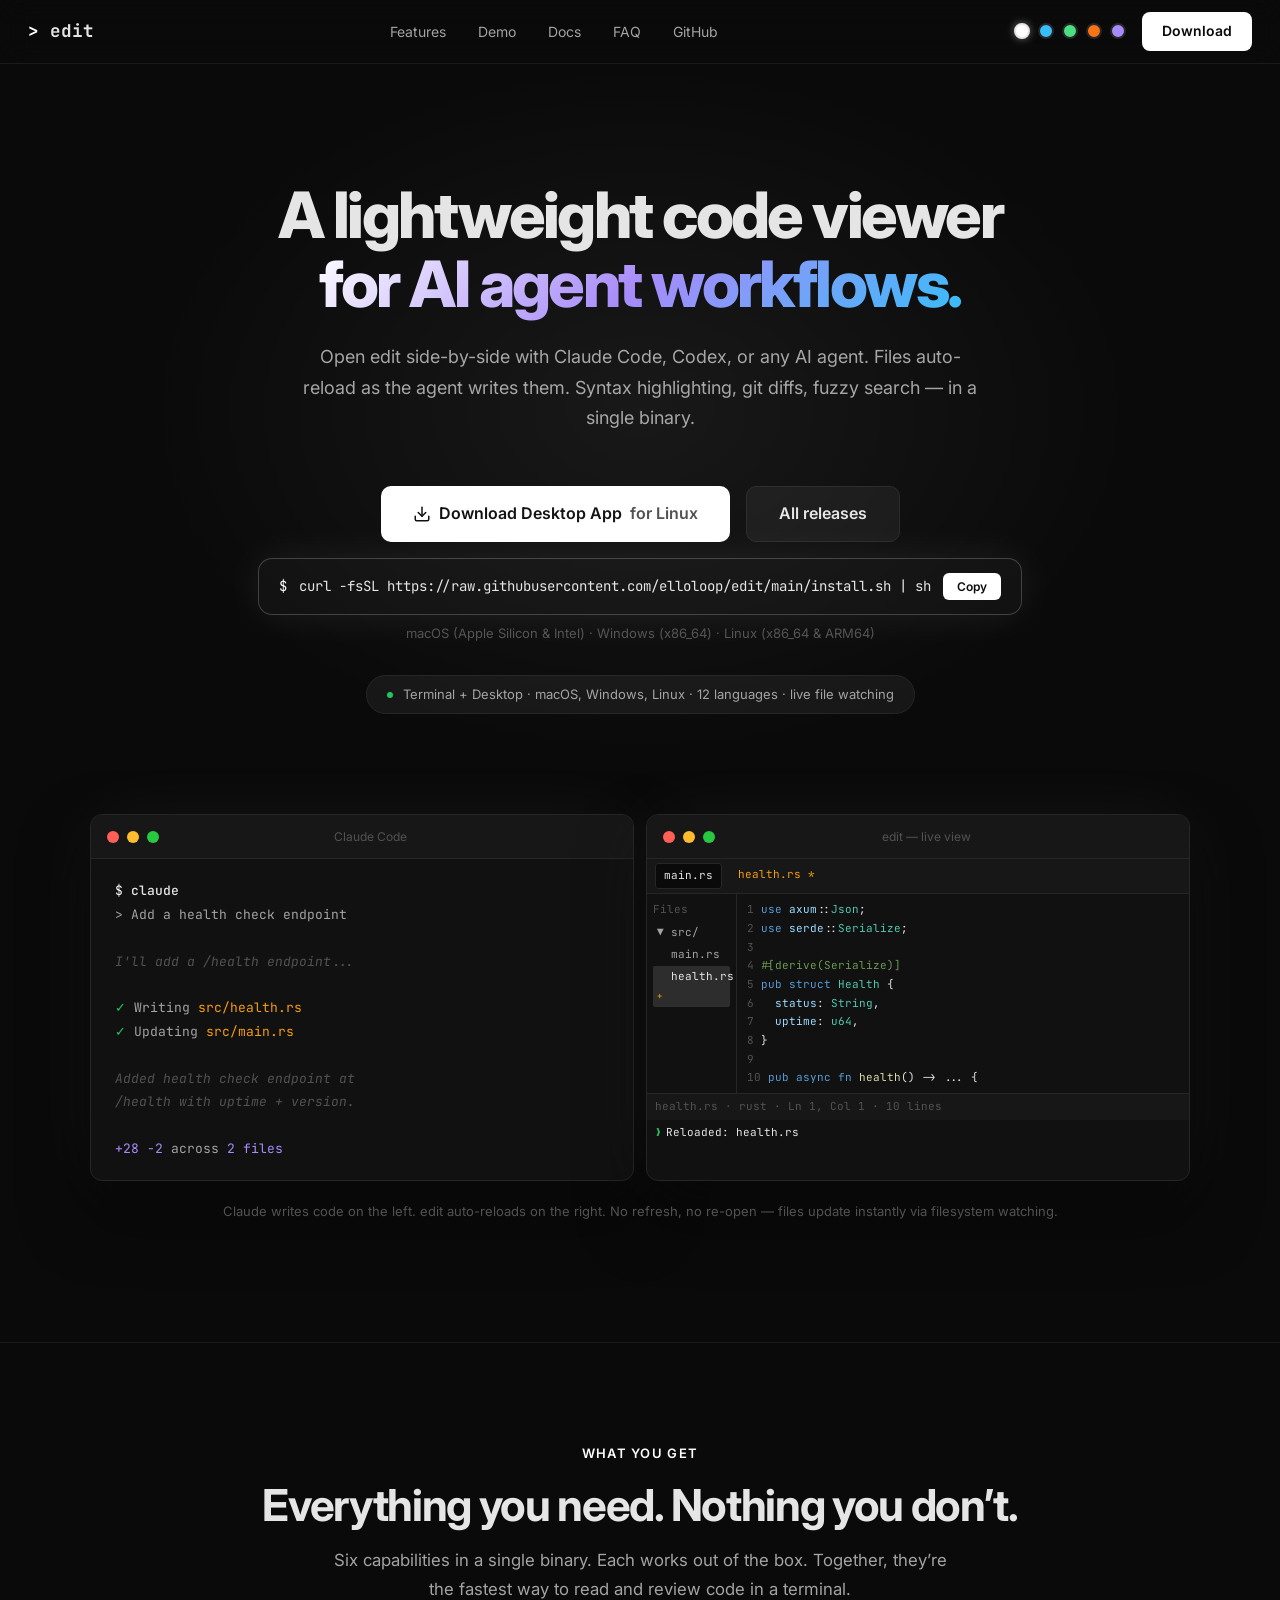
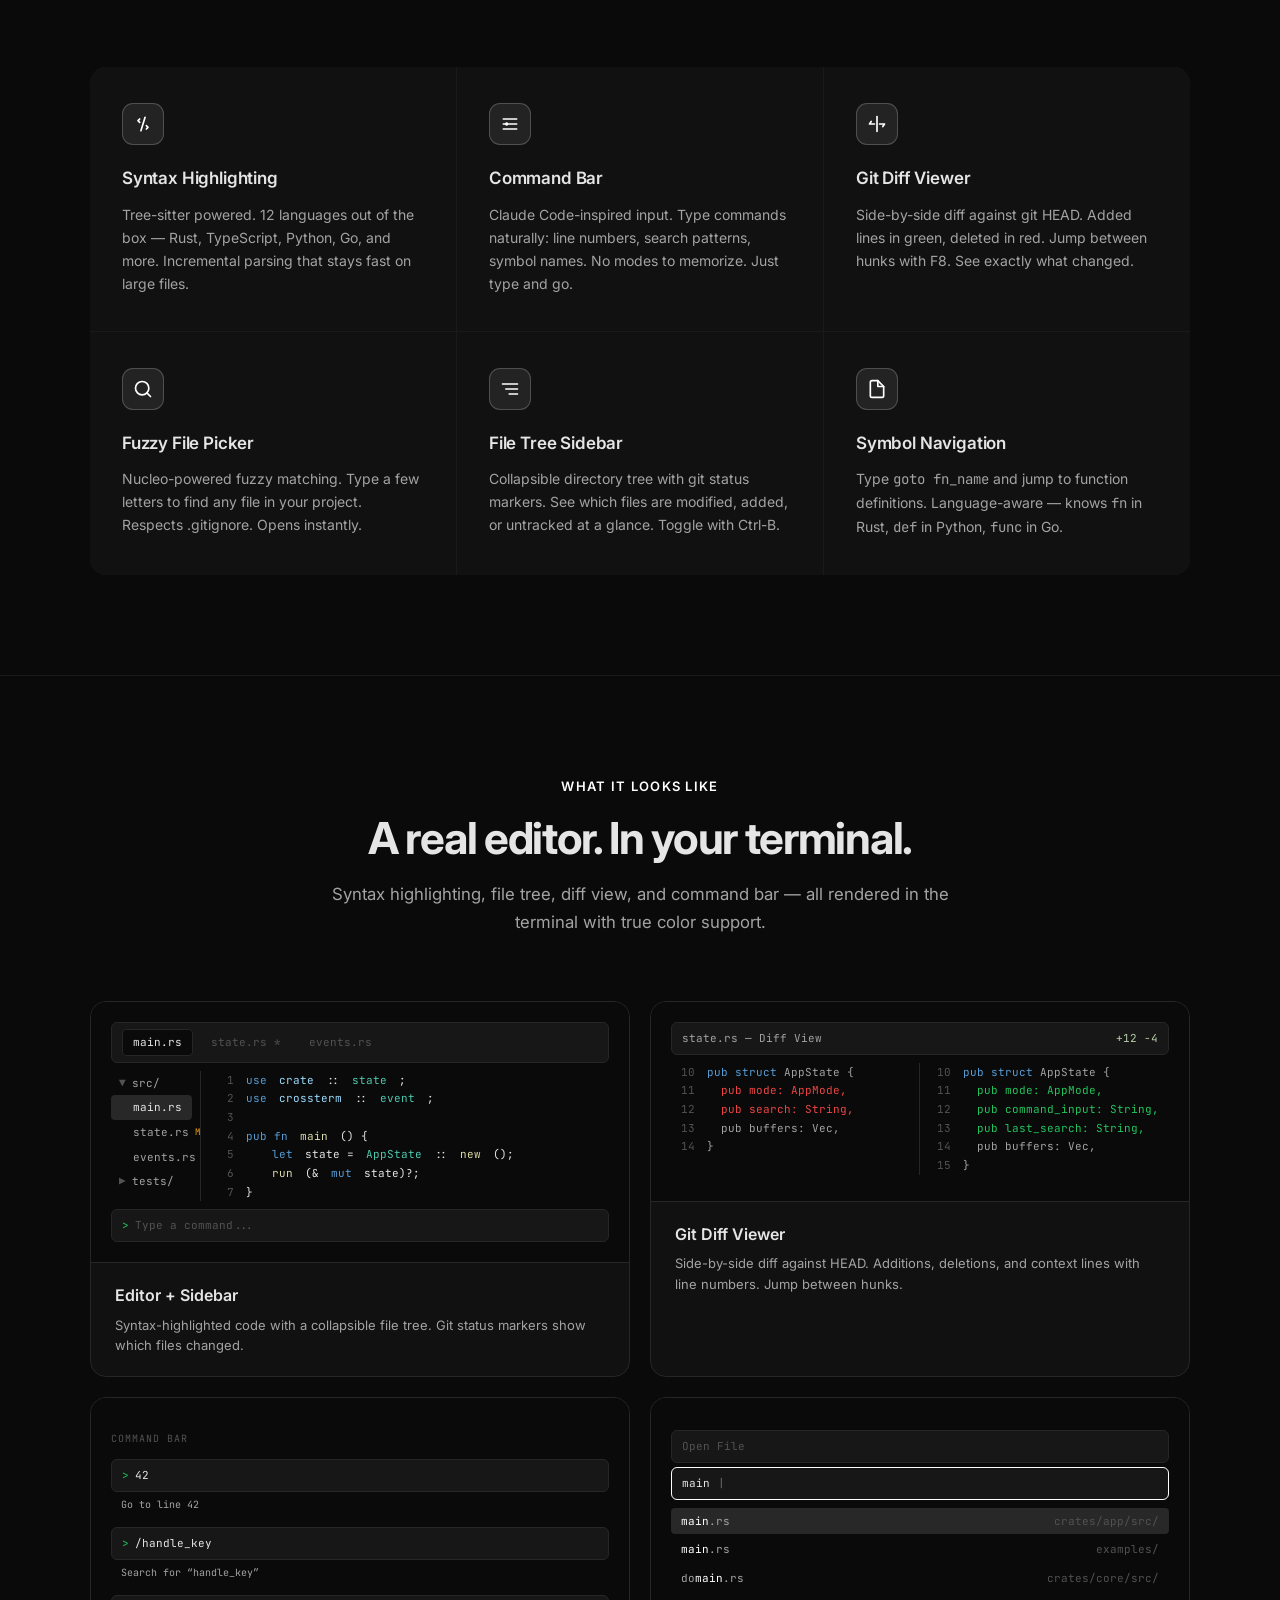
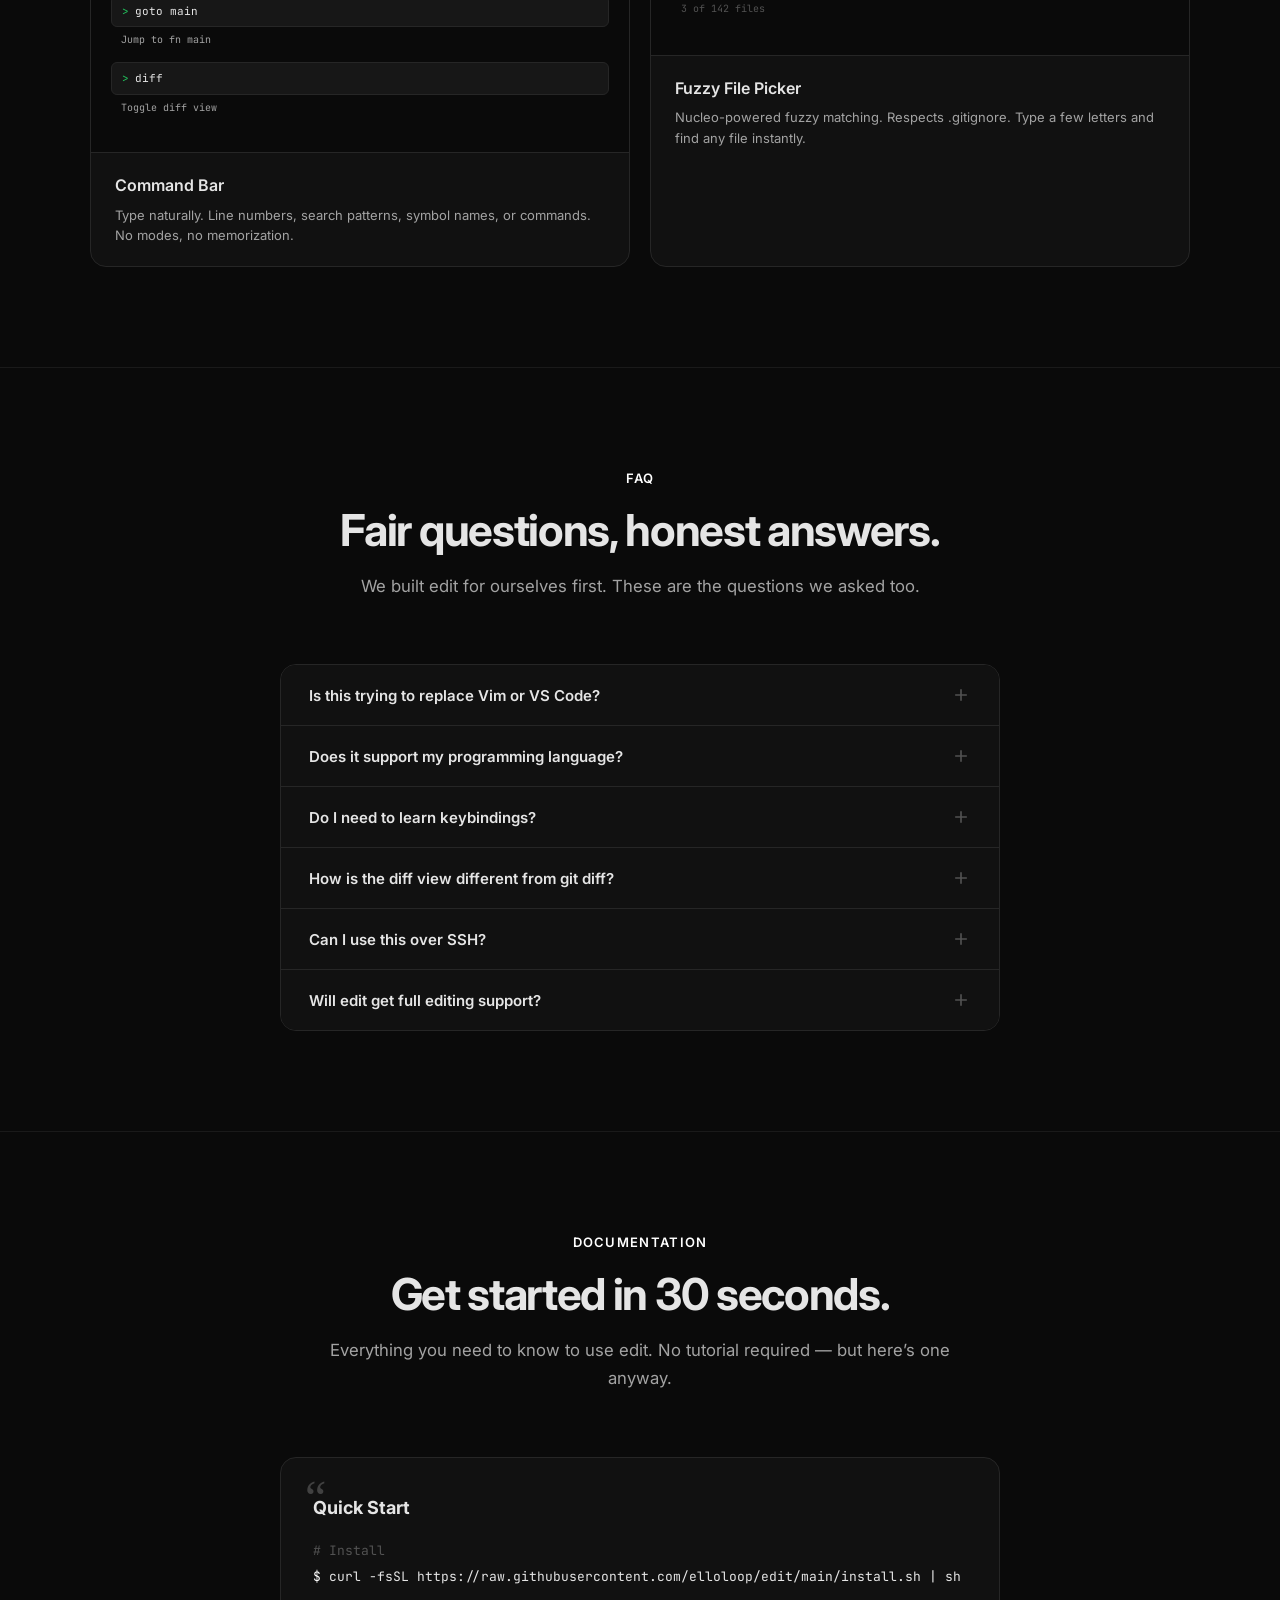
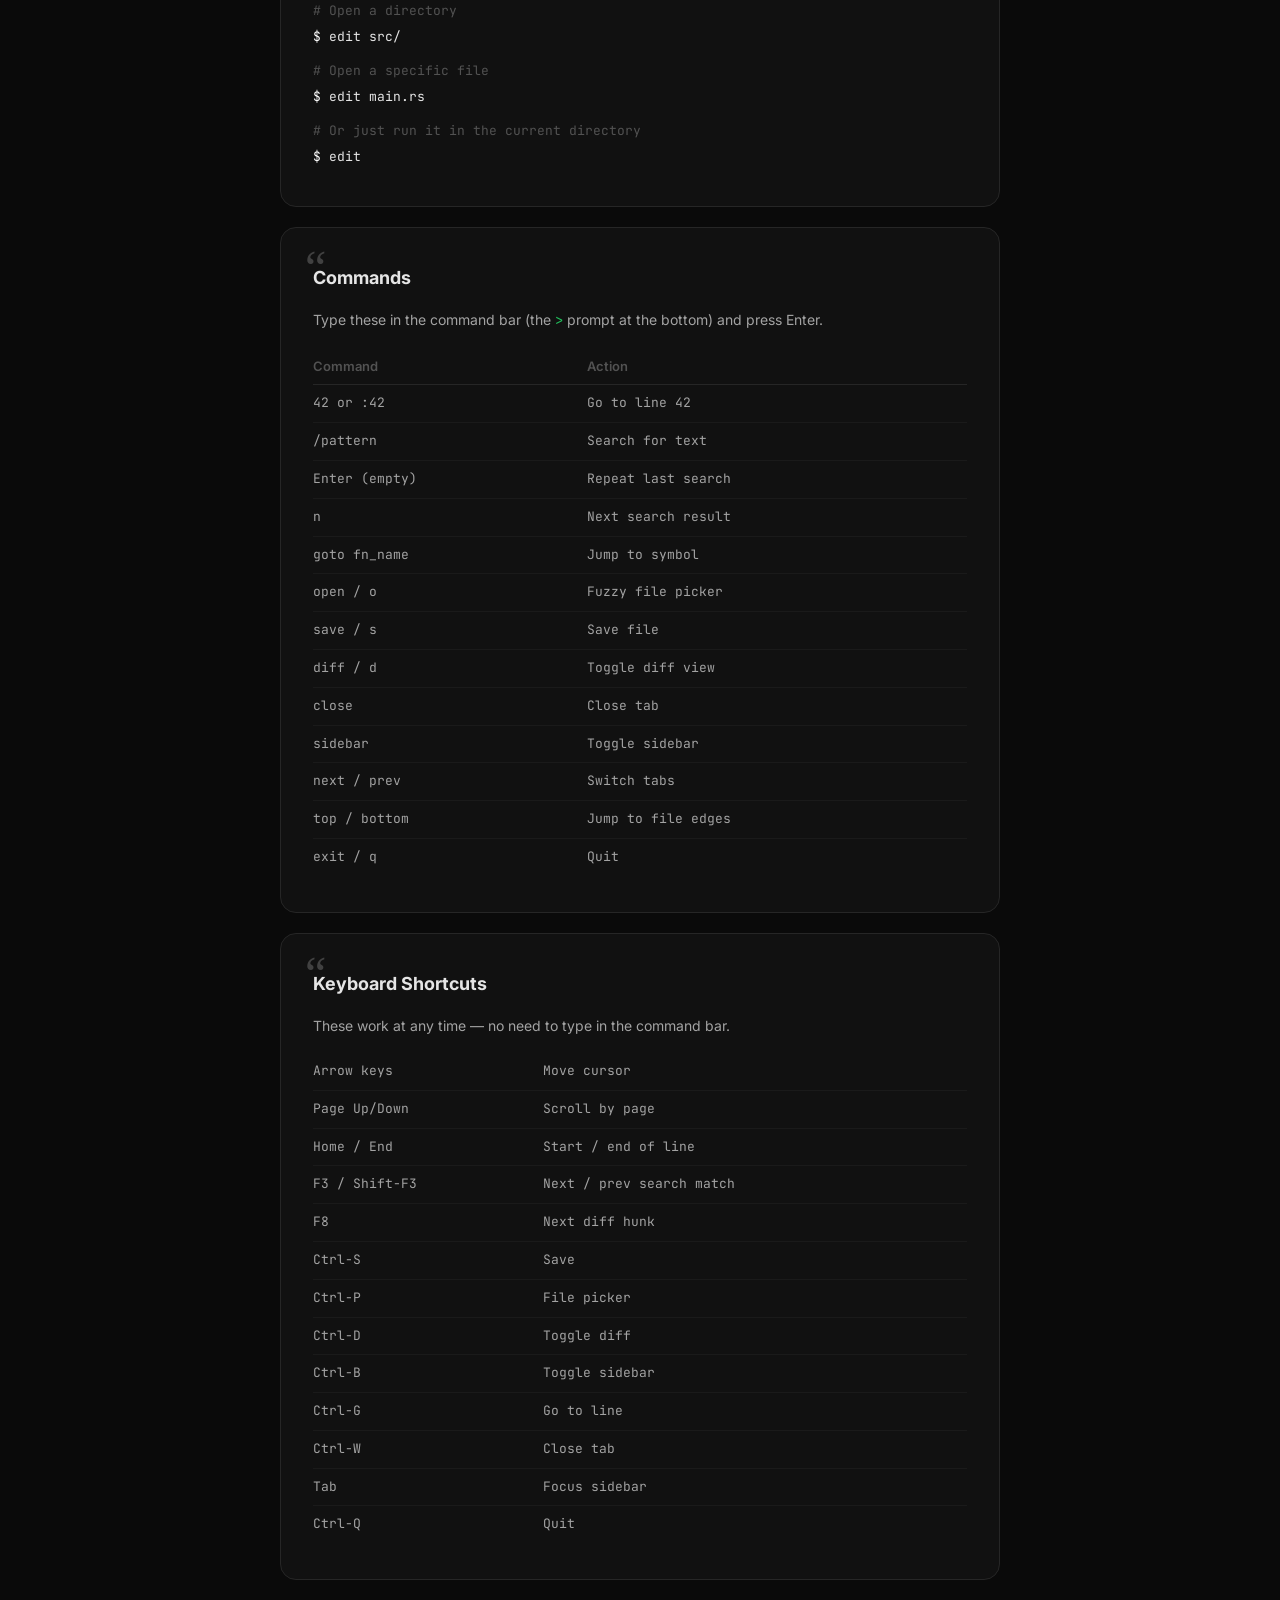
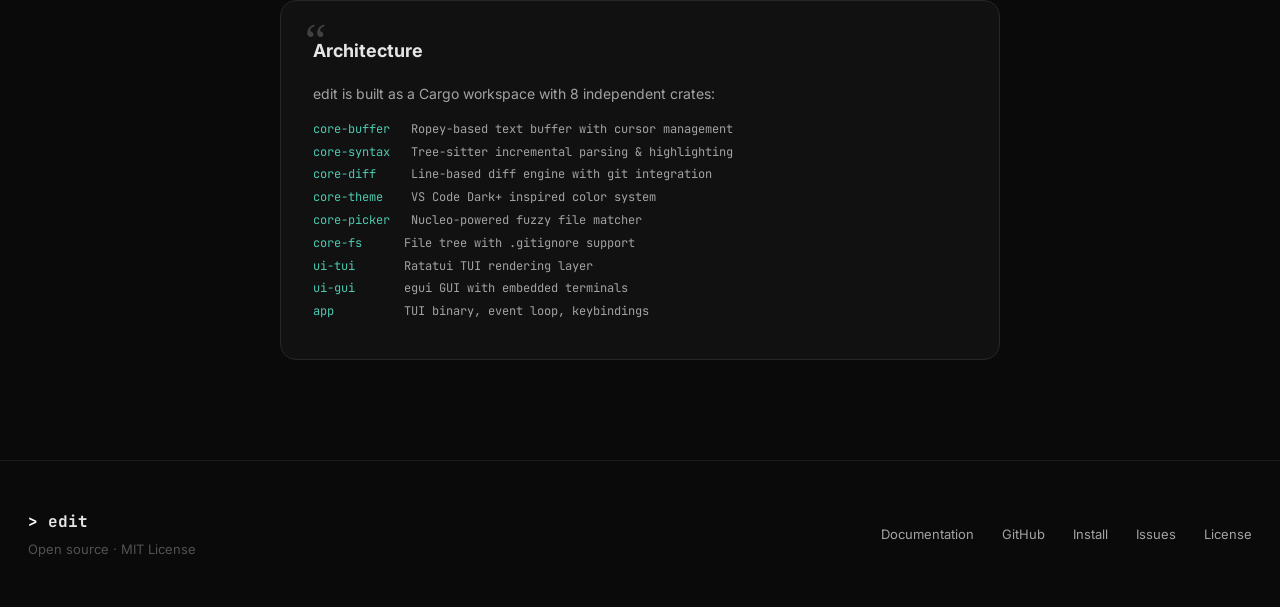
<file: index.html>
<!DOCTYPE html>
<html lang="en">
<head>
  <meta charset="UTF-8" />
  <meta name="viewport" content="width=device-width, initial-scale=1.0" />
  <title>edit — A TUI code editor for the age of AI agents</title>
  <meta name="description" content="Syntax highlighting, git diff review, fuzzy file picker, and a Claude Code-like command bar. One Rust binary that runs in your terminal." />
  <link rel="preconnect" href="https://fonts.googleapis.com" />
  <link rel="preconnect" href="https://fonts.gstatic.com" crossorigin />
  <link href="https://fonts.googleapis.com/css2?family=Inter:wght@400;500;600;700;800&family=JetBrains+Mono:wght@400;500&display=swap" rel="stylesheet" />
  <link rel="stylesheet" href="theme-vars.css" />
  <script src="theme.js"></script>
  <style>
    /* ========================================
       Reset & Base
       ======================================== */
    *, *::before, *::after { margin: 0; padding: 0; box-sizing: border-box; }

    html {
      scroll-behavior: smooth;
      -webkit-font-smoothing: antialiased;
      -moz-osx-font-smoothing: grayscale;
    }

    body {
      font-family: 'Inter', -apple-system, BlinkMacSystemFont, sans-serif;
      background: var(--ed-bg);
      color: var(--ed-text);
      line-height: 1.6;
      overflow-x: hidden;
    }

    a { color: inherit; text-decoration: none; }
    code, .mono { font-family: 'JetBrains Mono', 'Fira Code', monospace; }
    img { max-width: 100%; display: block; }

    .container {
      max-width: var(--max-w);
      margin: 0 auto;
      padding: 0 28px;
    }

    /* ========================================
       Typography
       ======================================== */
    h1 {
      font-size: clamp(2.75rem, 7vw, 4rem);
      font-weight: 800;
      letter-spacing: -0.04em;
      line-height: 1.08;
    }

    h2 {
      font-size: clamp(1.75rem, 4vw, 2.75rem);
      font-weight: 700;
      letter-spacing: -0.03em;
      line-height: 1.15;
    }

    .section-label {
      font-size: 0.8125rem;
      font-weight: 600;
      text-transform: uppercase;
      letter-spacing: 0.1em;
      color: var(--ed-accent);
      margin-bottom: 16px;
    }

    .section-desc {
      font-size: 1.05rem;
      color: var(--ed-text-secondary);
      line-height: 1.7;
      max-width: 640px;
      margin: 16px auto 0;
    }

    .gradient {
      background: linear-gradient(135deg, var(--ed-accent) 0%, #a78bfa 50%, #38bdf8 100%);
      -webkit-background-clip: text;
      -webkit-text-fill-color: transparent;
      background-clip: text;
    }

    /* ========================================
       Navigation
       ======================================== */
    nav {
      position: fixed;
      top: 0;
      left: 0;
      right: 0;
      height: 64px;
      display: flex;
      align-items: center;
      justify-content: space-between;
      padding: 0 28px;
      background: color-mix(in srgb, var(--ed-bg) 80%, transparent);
      backdrop-filter: blur(16px);
      -webkit-backdrop-filter: blur(16px);
      border-bottom: 1px solid var(--ed-border-subtle);
      z-index: 1000;
    }

    .nav-logo {
      font-family: 'JetBrains Mono', monospace;
      font-size: 1.1rem;
      font-weight: 700;
      white-space: nowrap;
    }

    .nav-logo .prompt { color: var(--ed-accent); }

    .nav-links {
      display: flex;
      list-style: none;
      gap: 32px;
    }

    .nav-links a {
      font-size: 0.875rem;
      color: var(--ed-text-secondary);
      transition: color 0.2s;
    }

    .nav-links a:hover { color: var(--ed-text); }

    .nav-right {
      display: flex;
      align-items: center;
      gap: 16px;
    }

    .nav-cta {
      display: inline-flex;
      align-items: center;
      padding: 8px 20px;
      background: var(--ed-accent);
      color: var(--ed-accent-contrast);
      font-size: 0.875rem;
      font-weight: 600;
      border-radius: 8px;
      transition: background 0.2s, transform 0.2s;
    }

    .nav-cta:hover {
      background: var(--ed-accent-hover);
      transform: translateY(-1px);
    }

    /* Theme picker */
    .tp-wrapper {
      display: flex;
      gap: 8px;
      align-items: center;
    }

    .tp-dot {
      width: 16px;
      height: 16px;
      border-radius: 50%;
      border: 2px solid var(--ed-border);
      background: var(--dot-color);
      cursor: pointer;
      transition: border-color 0.2s, transform 0.2s;
      padding: 0;
    }

    .tp-dot:hover { transform: scale(1.2); }
    .tp-dot.active { border-color: var(--ed-text); box-shadow: 0 0 8px color-mix(in srgb, var(--dot-color) 40%, transparent); }

    /* ========================================
       Hero
       ======================================== */
    .hero {
      text-align: center;
      padding: 180px 28px 100px;
      position: relative;
    }

    .hero::before {
      content: '';
      position: absolute;
      top: 60px;
      left: 50%;
      transform: translateX(-50%);
      width: 1000px;
      height: 700px;
      background: radial-gradient(ellipse, color-mix(in srgb, var(--ed-accent) 6%, transparent) 0%, transparent 70%);
      pointer-events: none;
    }

    .hero-badge {
      display: inline-flex;
      align-items: center;
      gap: 10px;
      padding: 8px 20px;
      background: var(--ed-bg-tertiary);
      border: 1px solid var(--ed-border);
      border-radius: 100px;
      font-size: 0.8125rem;
      color: var(--ed-text-secondary);
      margin-bottom: 32px;
    }

    .hero-badge .pulse {
      width: 6px;
      height: 6px;
      border-radius: 50%;
      background: var(--ed-success);
      animation: pulse 2s ease-in-out infinite;
    }

    @keyframes pulse {
      0%, 100% { opacity: 1; }
      50% { opacity: 0.4; }
    }

    .hero h1 { margin-bottom: 24px; position: relative; }

    .hero .subtitle {
      font-size: 1.125rem;
      color: var(--ed-text-secondary);
      max-width: 680px;
      margin: 0 auto 52px;
      line-height: 1.7;
    }

    .install-highlight {
      display: inline-flex;
      align-items: center;
      gap: 12px;
      padding: 14px 20px;
      background: var(--ed-bg-secondary);
      border: 1px solid var(--accent-border);
      border-radius: 14px;
      font-family: 'JetBrains Mono', monospace;
      font-size: 0.875rem;
      margin-bottom: 12px;
      box-shadow: 0 0 40px color-mix(in srgb, var(--ed-accent) 8%, transparent);
      max-width: 100%;
      overflow-x: auto;
    }

    .install-highlight .dollar { color: var(--ed-accent); user-select: none; }

    .install-highlight .copy-btn {
      padding: 6px 14px;
      background: var(--ed-accent);
      color: var(--ed-accent-contrast);
      border: none;
      border-radius: 6px;
      font-size: 0.75rem;
      font-weight: 600;
      cursor: pointer;
      font-family: 'Inter', sans-serif;
      transition: opacity 0.2s;
      white-space: nowrap;
    }

    .install-highlight .copy-btn:hover { opacity: 0.85; }

    .platform-note {
      font-size: 0.8125rem;
      color: var(--ed-text-tertiary);
      margin-bottom: 40px;
    }

    .hero-buttons {
      display: flex;
      gap: 16px;
      justify-content: center;
      flex-wrap: wrap;
    }

    .btn-primary {
      display: inline-flex;
      align-items: center;
      gap: 8px;
      padding: 12px 28px;
      background: var(--ed-accent);
      color: var(--ed-accent-contrast);
      font-size: 0.9375rem;
      font-weight: 600;
      border-radius: 10px;
      transition: background 0.2s, transform 0.2s;
    }

    .btn-primary:hover { background: var(--ed-accent-hover); transform: translateY(-1px); }

    .btn-secondary {
      display: inline-flex;
      align-items: center;
      gap: 8px;
      padding: 12px 28px;
      background: var(--ed-bg-tertiary);
      color: var(--ed-text);
      font-size: 0.9375rem;
      font-weight: 600;
      border: 1px solid var(--ed-border);
      border-radius: 10px;
      transition: border-color 0.2s, transform 0.2s;
    }

    .btn-secondary:hover { border-color: var(--ed-text-tertiary); transform: translateY(-1px); }

    .btn-icon {
      width: 18px;
      height: 18px;
      fill: currentColor;
    }

    /* ========================================
       Terminal Demo
       ======================================== */
    .demo-section {
      padding: 0 28px 120px;
    }

    .terminal {
      max-width: 800px;
      margin: 0 auto;
      background: var(--ed-bg-secondary);
      border: 1px solid var(--ed-border);
      border-radius: 12px;
      overflow: hidden;
      box-shadow: 0 32px 64px rgba(0,0,0,0.5), 0 0 80px color-mix(in srgb, var(--ed-accent) 5%, transparent);
    }

    .terminal-chrome {
      display: flex;
      align-items: center;
      gap: 8px;
      padding: 12px 16px;
      background: var(--ed-bg-tertiary);
      border-bottom: 1px solid var(--ed-border);
    }

    .terminal-dot {
      width: 12px;
      height: 12px;
      border-radius: 50%;
    }

    .terminal-dot.red { background: #ff5f57; }
    .terminal-dot.yellow { background: #febc2e; }
    .terminal-dot.green { background: #28c840; }

    .terminal-title {
      flex: 1;
      text-align: center;
      font-size: 0.75rem;
      color: var(--ed-text-tertiary);
      font-family: 'Inter', sans-serif;
    }

    .terminal-body {
      padding: 20px 24px;
      font-family: 'JetBrains Mono', monospace;
      font-size: 0.8125rem;
      line-height: 1.8;
      min-height: 340px;
    }

    .terminal-body .line {
      opacity: 0;
      animation: termFadeIn 0.3s ease forwards;
    }

    @keyframes termFadeIn {
      from { opacity: 0; transform: translateY(4px); }
      to { opacity: 1; transform: translateY(0); }
    }

    .t-prompt { color: var(--ed-accent); user-select: none; }
    .t-cmd { color: var(--ed-text); font-weight: 500; }
    .t-arg { color: var(--ed-warning); }
    .t-ok { color: var(--ed-success); }
    .t-info { color: var(--ed-text-secondary); }
    .t-dim { color: var(--ed-text-tertiary); font-style: italic; }
    .t-link { color: #38bdf8; }
    .t-stat { color: #a78bfa; }

    /* ========================================
       Section Shared
       ======================================== */
    .section {
      padding: 100px 28px;
      border-top: 1px solid var(--ed-border-subtle);
    }

    .section-header {
      text-align: center;
      margin-bottom: 64px;
    }

    /* ========================================
       Why Section
       ======================================== */
    .why-grid {
      display: grid;
      grid-template-columns: repeat(2, 1fr);
      gap: 20px;
      max-width: 960px;
      margin: 0 auto 48px;
    }

    .why-card {
      background: var(--ed-bg-secondary);
      border: 1px solid var(--ed-border);
      border-radius: 16px;
      padding: 36px 32px;
      position: relative;
      transition: border-color 0.3s;
    }

    .why-card:hover { border-color: var(--ed-text-tertiary); }

    .why-card::before {
      content: '\201C';
      position: absolute;
      top: 16px;
      left: 24px;
      font-size: 3rem;
      color: var(--ed-accent);
      opacity: 0.2;
      line-height: 1;
      font-family: Georgia, serif;
    }

    .why-card blockquote {
      font-size: 0.9375rem;
      color: var(--ed-text-secondary);
      line-height: 1.7;
      margin-bottom: 16px;
    }

    .why-card .source {
      font-size: 0.75rem;
      color: var(--ed-text-tertiary);
      font-weight: 500;
    }

    .why-cta {
      text-align: center;
      font-size: 1.05rem;
      color: var(--ed-text-secondary);
      line-height: 1.7;
      max-width: 640px;
      margin: 0 auto;
    }

    .why-cta strong { color: var(--ed-accent); }

    /* ========================================
       Features Section
       ======================================== */
    .features-grid {
      display: grid;
      grid-template-columns: repeat(3, 1fr);
      gap: 1px;
      max-width: 1100px;
      margin: 0 auto;
      background: var(--ed-border-subtle);
      border-radius: 16px;
      overflow: hidden;
    }

    .feature-card {
      background: var(--ed-bg-secondary);
      padding: 36px 32px;
      transition: background 0.3s;
    }

    .feature-card:hover { background: var(--ed-bg-tertiary); }

    .feature-icon {
      width: 42px;
      height: 42px;
      border-radius: 11px;
      background: var(--accent-subtle);
      border: 1px solid var(--accent-border);
      display: flex;
      align-items: center;
      justify-content: center;
      margin-bottom: 20px;
    }

    .feature-icon svg {
      width: 20px;
      height: 20px;
      stroke: var(--ed-accent);
      fill: none;
      stroke-width: 2;
      stroke-linecap: round;
      stroke-linejoin: round;
    }

    .feature-card h3 {
      font-size: 1.0625rem;
      font-weight: 600;
      margin-bottom: 10px;
      letter-spacing: -0.01em;
    }

    .feature-card p {
      font-size: 0.875rem;
      color: var(--ed-text-secondary);
      line-height: 1.65;
    }

    /* ========================================
       Audience Section
       ======================================== */
    .audience-grid {
      display: grid;
      grid-template-columns: repeat(2, 1fr);
      gap: 20px;
      max-width: 960px;
      margin: 0 auto;
    }

    .audience-grid .full { grid-column: 1 / -1; }

    .audience-card {
      background: var(--ed-bg-secondary);
      border: 1px solid var(--ed-border);
      border-radius: 16px;
      padding: 36px 32px;
      transition: border-color 0.3s;
    }

    .audience-card:hover { border-color: var(--ed-text-tertiary); }

    .audience-tag {
      display: inline-block;
      font-size: 0.75rem;
      font-weight: 600;
      text-transform: uppercase;
      letter-spacing: 0.05em;
      color: var(--ed-accent);
      background: var(--accent-subtle);
      border: 1px solid var(--accent-border);
      padding: 4px 12px;
      border-radius: 6px;
      margin-bottom: 16px;
    }

    .audience-card h3 {
      font-size: 1.25rem;
      font-weight: 700;
      margin-bottom: 12px;
      letter-spacing: -0.02em;
    }

    .audience-card p {
      font-size: 0.9375rem;
      color: var(--ed-text-secondary);
      line-height: 1.7;
    }

    /* ========================================
       Workflow Section
       ======================================== */
    .steps-grid {
      display: grid;
      grid-template-columns: repeat(4, 1fr);
      gap: 20px;
      max-width: 960px;
      margin: 0 auto;
    }

    .step-card {
      background: var(--ed-bg-secondary);
      border: 1px solid var(--ed-border);
      border-radius: 16px;
      padding: 32px 24px;
      text-align: center;
    }

    .step-num {
      width: 32px;
      height: 32px;
      border-radius: 50%;
      background: var(--accent-subtle);
      color: var(--ed-accent);
      display: inline-flex;
      align-items: center;
      justify-content: center;
      font-family: 'JetBrains Mono', monospace;
      font-size: 0.8125rem;
      font-weight: 600;
      margin-bottom: 16px;
    }

    .step-card h3 {
      font-size: 1rem;
      font-weight: 600;
      margin-bottom: 12px;
    }

    .step-code {
      background: var(--ed-bg);
      border: 1px solid var(--ed-border);
      border-radius: 8px;
      padding: 10px 14px;
      font-family: 'JetBrains Mono', monospace;
      font-size: 0.75rem;
      color: var(--ed-text-secondary);
      text-align: left;
    }

    .step-code .dollar { color: var(--ed-accent); user-select: none; }

    /* ========================================
       Preview Section
       ======================================== */
    .preview-grid {
      display: grid;
      grid-template-columns: repeat(2, 1fr);
      gap: 20px;
      max-width: 1100px;
      margin: 0 auto;
    }

    .preview-card {
      background: var(--ed-bg-secondary);
      border: 1px solid var(--ed-border);
      border-radius: 16px;
      overflow: hidden;
      transition: border-color 0.3s, transform 0.3s;
    }

    .preview-card:hover {
      border-color: var(--ed-text-tertiary);
      transform: translateY(-2px);
    }

    .preview-mock {
      background: var(--ed-bg);
      padding: 20px;
      border-bottom: 1px solid var(--ed-border);
      font-family: 'JetBrains Mono', monospace;
      font-size: 0.6875rem;
      line-height: 1.7;
      min-height: 200px;
      overflow: hidden;
    }

    .preview-info {
      padding: 20px 24px;
    }

    .preview-info h3 {
      font-size: 1rem;
      font-weight: 600;
      margin-bottom: 6px;
    }

    .preview-info p {
      font-size: 0.8125rem;
      color: var(--ed-text-secondary);
      line-height: 1.6;
    }

    /* Mock UI elements */
    .mock-bar {
      display: flex;
      align-items: center;
      gap: 8px;
      padding: 6px 10px;
      background: var(--ed-bg-tertiary);
      border: 1px solid var(--ed-border);
      border-radius: 6px;
      margin-bottom: 8px;
      font-size: 0.6875rem;
    }

    .mock-tab { padding: 3px 10px; border-radius: 4px; color: var(--ed-text-tertiary); }
    .mock-tab.active { background: var(--ed-bg); color: var(--ed-text); border: 1px solid var(--ed-border); }

    .mock-line {
      display: flex;
      gap: 12px;
    }

    .mock-ln { color: var(--ed-text-tertiary); min-width: 24px; text-align: right; user-select: none; }
    .mock-add { color: var(--ed-success); }
    .mock-del { color: var(--ed-error); }
    .mock-ctx { color: var(--ed-text-secondary); }

    .mock-sidebar-item {
      padding: 3px 8px;
      color: var(--ed-text-secondary);
      display: flex;
      align-items: center;
      gap: 6px;
    }

    .mock-sidebar-item.active {
      background: color-mix(in srgb, var(--ed-accent) 12%, transparent);
      color: var(--ed-text);
      border-radius: 4px;
    }

    .mock-cmd-bar {
      margin-top: 8px;
      padding: 6px 10px;
      background: var(--ed-bg-tertiary);
      border: 1px solid var(--ed-border);
      border-radius: 6px;
      display: flex;
      align-items: center;
      gap: 6px;
    }

    .mock-prompt { color: var(--ed-success); }

    .mock-stack-item {
      display: flex;
      align-items: center;
      justify-content: space-between;
      padding: 8px 12px;
      border: 1px solid var(--ed-border);
      border-radius: 8px;
      margin-bottom: 6px;
    }

    .mock-stack-ok { color: var(--ed-success); }
    .mock-stack-draft { color: var(--ed-text-tertiary); }

    .mock-ci-step {
      display: flex;
      align-items: center;
      gap: 8px;
      padding: 4px 0;
    }

    /* ========================================
       FAQ Section
       ======================================== */
    .faq-container {
      max-width: 720px;
      margin: 0 auto;
      border: 1px solid var(--ed-border);
      border-radius: 16px;
      overflow: hidden;
    }

    .faq-item {
      border-bottom: 1px solid var(--ed-border);
    }

    .faq-item:last-child { border-bottom: none; }

    .faq-question {
      display: flex;
      align-items: center;
      justify-content: space-between;
      padding: 20px 28px;
      background: var(--ed-bg-secondary);
      cursor: pointer;
      transition: background 0.2s;
      border: none;
      width: 100%;
      text-align: left;
      font-family: inherit;
      color: inherit;
      font-size: 0.9375rem;
      font-weight: 600;
    }

    .faq-question:hover { background: var(--ed-bg-tertiary); }

    .faq-toggle {
      width: 20px;
      height: 20px;
      stroke: var(--ed-text-tertiary);
      fill: none;
      stroke-width: 2;
      transition: transform 0.3s;
      flex-shrink: 0;
    }

    .faq-item.open .faq-toggle { transform: rotate(45deg); }

    .faq-answer {
      max-height: 0;
      overflow: hidden;
      transition: max-height 0.3s ease;
    }

    .faq-item.open .faq-answer { max-height: 250px; }

    .faq-answer-inner {
      padding: 0 28px 20px;
      background: var(--ed-bg-secondary);
      font-size: 0.875rem;
      color: var(--ed-text-secondary);
      line-height: 1.7;
    }

    .faq-answer-inner code {
      background: var(--ed-bg-tertiary);
      padding: 2px 6px;
      border-radius: 4px;
      font-size: 0.8125rem;
    }

    /* ========================================
       Testimonials
       ======================================== */
    .testimonials-grid {
      display: grid;
      grid-template-columns: repeat(3, 1fr);
      gap: 20px;
      max-width: 960px;
      margin: 0 auto;
    }

    .testimonial-card {
      background: var(--ed-bg-secondary);
      border: 1px solid var(--ed-border);
      border-radius: 14px;
      padding: 32px 28px;
    }

    .testimonial-stars {
      color: #fbbf24;
      letter-spacing: 2px;
      margin-bottom: 16px;
      font-size: 0.875rem;
    }

    .testimonial-text {
      font-size: 0.875rem;
      color: var(--ed-text-secondary);
      line-height: 1.7;
      margin-bottom: 20px;
    }

    .testimonial-author {
      display: flex;
      align-items: center;
      gap: 12px;
    }

    .testimonial-avatar {
      width: 36px;
      height: 36px;
      border-radius: 50%;
      background: linear-gradient(135deg, var(--ed-accent), #a78bfa);
      display: flex;
      align-items: center;
      justify-content: center;
      font-size: 0.75rem;
      font-weight: 700;
      color: var(--ed-accent-contrast);
    }

    .testimonial-name {
      font-size: 0.8125rem;
      font-weight: 600;
    }

    .testimonial-role {
      font-size: 0.75rem;
      color: var(--ed-text-tertiary);
    }

    /* ========================================
       Stats
       ======================================== */
    .stats-grid {
      display: grid;
      grid-template-columns: repeat(4, 1fr);
      gap: 20px;
      max-width: 800px;
      margin: 0 auto;
      text-align: center;
    }

    .stat-value {
      font-size: clamp(2rem, 5vw, 3rem);
      font-weight: 800;
      letter-spacing: -0.04em;
      background: linear-gradient(180deg, var(--ed-text), var(--ed-text-secondary));
      -webkit-background-clip: text;
      -webkit-text-fill-color: transparent;
      background-clip: text;
    }

    .stat-label {
      font-size: 0.8125rem;
      color: var(--ed-text-tertiary);
      margin-top: 4px;
    }

    /* ========================================
       Install CTA
       ======================================== */
    .install-section {
      padding: 100px 28px;
      border-top: 1px solid var(--ed-border-subtle);
    }

    .install-block {
      max-width: 680px;
      margin: 0 auto;
      background: var(--ed-bg-secondary);
      border: 1px solid var(--ed-border);
      border-radius: 20px;
      padding: 64px 48px;
      text-align: center;
      position: relative;
      overflow: hidden;
    }

    .install-block::before {
      content: '';
      position: absolute;
      top: 0;
      left: 0;
      right: 0;
      height: 2px;
      background: linear-gradient(90deg, transparent 0%, var(--ed-accent) 30%, #a78bfa 70%, transparent 100%);
    }

    .install-block h2 {
      margin-bottom: 12px;
      font-size: clamp(1.5rem, 3vw, 2rem);
    }

    .install-block .section-desc {
      margin: 0 auto 36px;
    }

    .install-cmd {
      display: inline-flex;
      align-items: center;
      gap: 12px;
      padding: 14px 20px;
      background: var(--ed-bg);
      border: 1px solid var(--accent-border);
      border-radius: 10px;
      font-family: 'JetBrains Mono', monospace;
      font-size: 0.8125rem;
      box-shadow: 0 0 40px color-mix(in srgb, var(--ed-accent) 8%, transparent);
      margin-bottom: 16px;
      max-width: 100%;
      overflow-x: auto;
    }

    .install-cmd .dollar { color: var(--ed-accent); user-select: none; }

    .install-cmd .copy-btn {
      padding: 6px 14px;
      background: var(--ed-accent);
      color: var(--ed-accent-contrast);
      border: none;
      border-radius: 6px;
      font-size: 0.75rem;
      font-weight: 600;
      cursor: pointer;
      font-family: 'Inter', sans-serif;
      transition: opacity 0.2s;
      white-space: nowrap;
    }

    .install-cmd .copy-btn:hover { opacity: 0.85; }

    /* ========================================
       Footer
       ======================================== */
    footer {
      border-top: 1px solid var(--ed-border-subtle);
      padding: 48px 28px;
    }

    .footer-inner {
      max-width: var(--max-w);
      margin: 0 auto;
      display: flex;
      align-items: center;
      justify-content: space-between;
    }

    .footer-logo {
      font-family: 'JetBrains Mono', monospace;
      font-size: 1rem;
      font-weight: 700;
    }

    .footer-logo .prompt { color: var(--ed-accent); }

    .footer-meta {
      font-size: 0.8125rem;
      color: var(--ed-text-tertiary);
      margin-top: 4px;
    }

    .footer-links {
      display: flex;
      gap: 28px;
    }

    .footer-links a {
      font-size: 0.8125rem;
      color: var(--ed-text-secondary);
      transition: color 0.2s;
    }

    .footer-links a:hover { color: var(--ed-text); }

    /* ========================================
       Scroll Reveal
       ======================================== */
    .reveal {
      opacity: 0;
      transform: translateY(24px);
      transition: opacity 0.6s cubic-bezier(0.16, 1, 0.3, 1), transform 0.6s cubic-bezier(0.16, 1, 0.3, 1);
    }

    .reveal.visible {
      opacity: 1;
      transform: translateY(0);
    }

    /* ========================================
       Responsive
       ======================================== */
    @media (max-width: 900px) {
      .nav-links { display: none; }
      .features-grid { grid-template-columns: repeat(2, 1fr); }
      .steps-grid { grid-template-columns: repeat(2, 1fr); }
      .why-grid, .audience-grid, .testimonials-grid, .preview-grid { grid-template-columns: 1fr; }
      .stats-grid { grid-template-columns: repeat(2, 1fr); }
    }

    @media (max-width: 600px) {
      .hero { padding: 140px 20px 60px; }
      .section { padding: 60px 20px; }
      .features-grid, .steps-grid, .stats-grid { grid-template-columns: 1fr; }
      .install-block { padding: 40px 24px; }
      .install-highlight, .install-cmd { font-size: 0.6875rem; flex-wrap: wrap; justify-content: center; }
      .footer-inner { flex-direction: column; gap: 24px; text-align: center; }
      .footer-links { flex-wrap: wrap; justify-content: center; }
      .nav-cta { display: none; }
      .tp-wrapper { display: none; }
    }
  </style>
</head>
<body>

  <!-- ========================================
       Navigation
       ======================================== -->
  <nav>
    <a href="#" class="nav-logo"><span class="prompt">&gt;</span> edit</a>
    <ul class="nav-links">
      <li><a href="#features">Features</a></li>
      <li><a href="#demo">Demo</a></li>
      <li><a href="#docs">Docs</a></li>
      <li><a href="#faq">FAQ</a></li>
      <li><a href="https://github.com/elloloop/edit" target="_blank" rel="noopener">GitHub</a></li>
    </ul>
    <div class="nav-right">
      <div id="theme-picker"></div>
      <a href="#install" class="nav-cta">Download</a>
    </div>
  </nav>

  <!-- ========================================
       Hero
       ======================================== -->
  <section class="hero" id="install">
    <h1>
      A lightweight code viewer<br>
      <span class="gradient">for AI agent workflows.</span>
    </h1>
    <p class="subtitle">
      Open edit side-by-side with Claude Code, Codex, or any AI agent. Files auto-reload as the agent writes them.
      Syntax highlighting, git diffs, fuzzy search &mdash; in a single binary.
    </p>

    <!-- ── Download options — above the fold ── -->
    <div style="display:flex; gap:16px; justify-content:center; flex-wrap:wrap; margin-bottom:16px;">
      <a href="https://github.com/elloloop/edit/releases/latest" class="btn-primary" id="gui-download-btn" style="font-size:1rem; padding:14px 32px;">
        <svg style="width:18px;height:18px;" viewBox="0 0 24 24" fill="none" stroke="currentColor" stroke-width="2" stroke-linecap="round" stroke-linejoin="round"><path d="M21 15v4a2 2 0 0 1-2 2H5a2 2 0 0 1-2-2v-4"/><polyline points="7 10 12 15 17 10"/><line x1="12" y1="15" x2="12" y2="3"/></svg>
        Download Desktop App <span id="gui-platform-label" style="opacity:0.7;"></span>
      </a>
      <a href="https://github.com/elloloop/edit/releases/latest" class="btn-secondary" style="font-size:1rem; padding:14px 32px;">
        All releases
      </a>
    </div>

    <div class="install-highlight" style="margin-bottom:8px;">
      <span class="dollar">$</span>
      <span id="install-text-hero">curl -fsSL https://raw.githubusercontent.com/elloloop/edit/main/install.sh | sh</span>
      <button class="copy-btn" onclick="copyInstall(this, 'install-text-hero')">Copy</button>
    </div>
    <p class="platform-note" style="margin-bottom:32px;">macOS (Apple Silicon &amp; Intel) &middot; Windows (x86_64) &middot; Linux (x86_64 &amp; ARM64)</p>

    <div class="hero-badge" style="margin-bottom:0;">
      <span class="pulse"></span>
      Terminal + Desktop &middot; macOS, Windows, Linux &middot; 12 languages &middot; live file watching
    </div>
  </section>

  <!-- ========================================
       Side-by-Side Demo — Agent + edit
       ======================================== -->
  <section class="demo-section">
    <div style="max-width:1100px; margin:0 auto; display:flex; gap:12px;">
      <!-- Left: Claude Code / Agent terminal -->
      <div class="terminal" style="flex:1;">
        <div class="terminal-chrome">
          <span class="terminal-dot red"></span>
          <span class="terminal-dot yellow"></span>
          <span class="terminal-dot green"></span>
          <span class="terminal-title">Claude Code</span>
          <span style="width:36px;"></span>
        </div>
        <div class="terminal-body" style="min-height:320px;">
          <div class="line" style="animation-delay:0.2s"><span class="t-prompt">$ </span><span class="t-cmd">claude</span></div>
          <div class="line" style="animation-delay:1.0s"><span class="t-info">&gt; Add a health check endpoint</span></div>
          <div class="line" style="animation-delay:2.0s">&nbsp;</div>
          <div class="line" style="animation-delay:2.5s"><span class="t-dim">  I'll add a /health endpoint...</span></div>
          <div class="line" style="animation-delay:3.5s">&nbsp;</div>
          <div class="line" style="animation-delay:4.0s"><span class="t-ok">  &check;</span> <span class="t-info">Writing </span><span class="t-arg">src/health.rs</span></div>
          <div class="line" style="animation-delay:5.0s"><span class="t-ok">  &check;</span> <span class="t-info">Updating </span><span class="t-arg">src/main.rs</span></div>
          <div class="line" style="animation-delay:6.0s">&nbsp;</div>
          <div class="line" style="animation-delay:6.5s"><span class="t-dim">  Added health check endpoint at</span></div>
          <div class="line" style="animation-delay:6.5s"><span class="t-dim">  /health with uptime + version.</span></div>
          <div class="line" style="animation-delay:7.5s">&nbsp;</div>
          <div class="line" style="animation-delay:8.0s"><span class="t-stat">  +28 -2</span><span class="t-info"> across </span><span class="t-stat">2 files</span></div>
        </div>
      </div>

      <!-- Right: edit auto-updating -->
      <div class="terminal" style="flex:1;">
        <div class="terminal-chrome">
          <span class="terminal-dot red"></span>
          <span class="terminal-dot yellow"></span>
          <span class="terminal-dot green"></span>
          <span class="terminal-title">edit &mdash; live view</span>
          <span style="width:36px;"></span>
        </div>
        <div class="terminal-body" style="min-height:320px; padding:0;">
          <!-- Mock TUI -->
          <div style="padding:4px 8px; background:var(--ed-bg-tertiary); border-bottom:1px solid var(--ed-border); font-size:0.6875rem; display:flex; gap:8px;">
            <span style="padding:2px 8px; background:var(--ed-bg); border:1px solid var(--ed-border); border-radius:3px; color:var(--ed-text);">main.rs</span>
            <span class="line" style="animation-delay:4.5s; padding:2px 8px; color:var(--ed-warning);">health.rs *</span>
          </div>
          <div style="display:flex; font-size:0.6875rem;">
            <!-- Sidebar -->
            <div style="width:90px; border-right:1px solid var(--ed-border); padding:6px;">
              <div style="color:var(--ed-text-tertiary); margin-bottom:2px;">Files</div>
              <div style="color:var(--ed-text-secondary); padding:1px 4px;">&#9660; src/</div>
              <div style="color:var(--ed-text-secondary); padding:1px 4px;">&nbsp;&nbsp;main.rs</div>
              <div class="line" style="animation-delay:4.5s; padding:1px 4px; background:color-mix(in srgb, var(--ed-accent) 12%, transparent); color:var(--ed-text); border-radius:2px;">&nbsp;&nbsp;health.rs <span style="color:var(--ed-warning); font-size:0.5625rem;">+</span></div>
            </div>
            <!-- Code view -->
            <div style="flex:1; padding:6px 10px; line-height:1.7;">
              <div class="line" style="animation-delay:4.5s"><span style="color:var(--ed-text-tertiary)">1 </span><span style="color:var(--syn-keyword)">use</span> <span style="color:var(--syn-variable)">axum</span>::<span style="color:var(--syn-type)">Json</span>;</div>
              <div class="line" style="animation-delay:4.8s"><span style="color:var(--ed-text-tertiary)">2 </span><span style="color:var(--syn-keyword)">use</span> <span style="color:var(--syn-variable)">serde</span>::<span style="color:var(--syn-type)">Serialize</span>;</div>
              <div class="line" style="animation-delay:5.1s"><span style="color:var(--ed-text-tertiary)">3 </span></div>
              <div class="line" style="animation-delay:5.4s"><span style="color:var(--ed-text-tertiary)">4 </span><span style="color:var(--syn-comment)">#[derive(Serialize)]</span></div>
              <div class="line" style="animation-delay:5.7s"><span style="color:var(--ed-text-tertiary)">5 </span><span style="color:var(--syn-keyword)">pub struct</span> <span style="color:var(--syn-type)">Health</span> {</div>
              <div class="line" style="animation-delay:6.0s"><span style="color:var(--ed-text-tertiary)">6 </span>&nbsp;&nbsp;<span style="color:var(--syn-variable)">status</span>: <span style="color:var(--syn-type)">String</span>,</div>
              <div class="line" style="animation-delay:6.3s"><span style="color:var(--ed-text-tertiary)">7 </span>&nbsp;&nbsp;<span style="color:var(--syn-variable)">uptime</span>: <span style="color:var(--syn-type)">u64</span>,</div>
              <div class="line" style="animation-delay:6.6s"><span style="color:var(--ed-text-tertiary)">8 </span>}</div>
              <div class="line" style="animation-delay:6.9s"><span style="color:var(--ed-text-tertiary)">9 </span></div>
              <div class="line" style="animation-delay:7.2s"><span style="color:var(--ed-text-tertiary)">10</span> <span style="color:var(--syn-keyword)">pub async fn</span> <span style="color:var(--syn-function)">health</span>() -&gt; ... {</div>
            </div>
          </div>
          <!-- Command bar -->
          <div style="border-top:1px solid var(--ed-border); font-size:0.6875rem;">
            <div style="padding:3px 8px; background:var(--ed-bg-tertiary); color:var(--ed-text-tertiary);">health.rs &middot; rust &middot; Ln 1, Col 1 &middot; 10 lines</div>
            <div style="padding:3px 8px; display:flex; align-items:center; gap:4px;">
              <span style="color:var(--ed-success);">&#10095;</span>
              <span class="line" style="animation-delay:8.5s; color:var(--ed-text);">Reloaded: health.rs</span>
            </div>
          </div>
        </div>
      </div>
    </div>
    <p style="text-align:center; margin-top:20px; font-size:0.8125rem; color:var(--ed-text-tertiary);">
      Claude writes code on the left. edit auto-reloads on the right. No refresh, no re-open &mdash; files update instantly via filesystem watching.
    </p>
  </section>


  <!-- ========================================
       Features
       ======================================== -->
  <section class="section" id="features">
    <div class="container">
      <div class="section-header reveal">
        <div class="section-label">What you get</div>
        <h2>Everything you need. Nothing you don&rsquo;t.</h2>
        <p class="section-desc">
          Six capabilities in a single binary. Each works out of the box. Together, they&rsquo;re the
          fastest way to read and review code in a terminal.
        </p>
      </div>
      <div class="features-grid reveal">
        <div class="feature-card">
          <div class="feature-icon">
            <svg viewBox="0 0 24 24"><path d="M16 18l2-2-2-2"/><path d="M8 6L6 8l2 2"/><path d="m14.5 4-5 16"/></svg>
          </div>
          <h3>Syntax Highlighting</h3>
          <p>Tree-sitter powered. 12 languages out of the box &mdash; Rust, TypeScript, Python, Go, and more. Incremental parsing that stays fast on large files.</p>
        </div>
        <div class="feature-card">
          <div class="feature-icon">
            <svg viewBox="0 0 24 24"><path d="M4 12h16"/><path d="M4 6h16"/><path d="M4 18h16"/><circle cx="8" cy="12" r="2" fill="var(--ed-accent)" stroke="none"/></svg>
          </div>
          <h3>Command Bar</h3>
          <p>Claude Code-inspired input. Type commands naturally: line numbers, search patterns, symbol names. No modes to memorize. Just type and go.</p>
        </div>
        <div class="feature-card">
          <div class="feature-icon">
            <svg viewBox="0 0 24 24"><path d="M12 3v18"/><path d="M5 9l-2 3h6"/><path d="M19 15l2-3h-6"/></svg>
          </div>
          <h3>Git Diff Viewer</h3>
          <p>Side-by-side diff against git HEAD. Added lines in green, deleted in red. Jump between hunks with F8. See exactly what changed.</p>
        </div>
        <div class="feature-card">
          <div class="feature-icon">
            <svg viewBox="0 0 24 24"><circle cx="11" cy="11" r="8"/><path d="m21 21-4.35-4.35"/></svg>
          </div>
          <h3>Fuzzy File Picker</h3>
          <p>Nucleo-powered fuzzy matching. Type a few letters to find any file in your project. Respects .gitignore. Opens instantly.</p>
        </div>
        <div class="feature-card">
          <div class="feature-icon">
            <svg viewBox="0 0 24 24"><path d="M3 6h18"/><path d="M7 12h14"/><path d="M11 18h10"/></svg>
          </div>
          <h3>File Tree Sidebar</h3>
          <p>Collapsible directory tree with git status markers. See which files are modified, added, or untracked at a glance. Toggle with Ctrl-B.</p>
        </div>
        <div class="feature-card">
          <div class="feature-icon">
            <svg viewBox="0 0 24 24"><path d="M13 2H6a2 2 0 0 0-2 2v16a2 2 0 0 0 2 2h12a2 2 0 0 0 2-2V9z"/><polyline points="13 2 13 9 20 9"/></svg>
          </div>
          <h3>Symbol Navigation</h3>
          <p>Type <code>goto fn_name</code> and jump to function definitions. Language-aware &mdash; knows <code>fn</code> in Rust, <code>def</code> in Python, <code>func</code> in Go.</p>
        </div>
      </div>
    </div>
  </section>


  <!-- ========================================
       UI Previews
       ======================================== -->
  <section class="section" id="demo">
    <div class="container">
      <div class="section-header reveal">
        <div class="section-label">What it looks like</div>
        <h2>A real editor. In your terminal.</h2>
        <p class="section-desc">
          Syntax highlighting, file tree, diff view, and command bar &mdash; all rendered in the terminal with true color support.
        </p>
      </div>
      <div class="preview-grid">
        <!-- Preview 1: Editor + Sidebar -->
        <div class="preview-card reveal">
          <div class="preview-mock">
            <div class="mock-bar">
              <span class="mock-tab active">main.rs</span>
              <span class="mock-tab">state.rs *</span>
              <span class="mock-tab">events.rs</span>
            </div>
            <div style="display:flex; gap:1px;">
              <div style="width:90px; border-right:1px solid var(--ed-border); padding-right:8px;">
                <div class="mock-sidebar-item"><span style="color:var(--ed-text-tertiary);">&#9660;</span> src/</div>
                <div class="mock-sidebar-item active">&nbsp;&nbsp;main.rs</div>
                <div class="mock-sidebar-item">&nbsp;&nbsp;state.rs <span style="color:var(--ed-warning);font-size:0.5625rem;">M</span></div>
                <div class="mock-sidebar-item">&nbsp;&nbsp;events.rs</div>
                <div class="mock-sidebar-item"><span style="color:var(--ed-text-tertiary);">&#9654;</span> tests/</div>
              </div>
              <div style="flex:1; padding-left:8px;">
                <div class="mock-line"><span class="mock-ln">1</span> <span style="color:var(--syn-keyword)">use</span> <span style="color:var(--syn-variable)">crate</span>::<span style="color:var(--syn-type)">state</span>;</div>
                <div class="mock-line"><span class="mock-ln">2</span> <span style="color:var(--syn-keyword)">use</span> <span style="color:var(--syn-variable)">crossterm</span>::<span style="color:var(--syn-type)">event</span>;</div>
                <div class="mock-line"><span class="mock-ln">3</span></div>
                <div class="mock-line"><span class="mock-ln">4</span> <span style="color:var(--syn-keyword)">pub fn</span> <span style="color:var(--syn-function)">main</span>() {</div>
                <div class="mock-line"><span class="mock-ln">5</span> &nbsp;&nbsp;<span style="color:var(--syn-keyword)">let</span> state = <span style="color:var(--syn-type)">AppState</span>::<span style="color:var(--syn-function)">new</span>();</div>
                <div class="mock-line"><span class="mock-ln">6</span> &nbsp;&nbsp;<span style="color:var(--syn-function)">run</span>(&amp;<span style="color:var(--syn-keyword)">mut</span> state)?;</div>
                <div class="mock-line"><span class="mock-ln">7</span> }</div>
              </div>
            </div>
            <div class="mock-cmd-bar">
              <span class="mock-prompt">&gt;</span>
              <span style="color:var(--ed-text-tertiary);">Type a command...</span>
            </div>
          </div>
          <div class="preview-info">
            <h3>Editor + Sidebar</h3>
            <p>Syntax-highlighted code with a collapsible file tree. Git status markers show which files changed.</p>
          </div>
        </div>

        <!-- Preview 2: Diff View -->
        <div class="preview-card reveal">
          <div class="preview-mock">
            <div class="mock-bar">
              <span style="color:var(--ed-text-secondary);">state.rs &mdash; Diff View</span>
              <span style="flex:1;"></span>
              <span style="color:var(--syn-number);">+12 -4</span>
            </div>
            <div style="display:flex; gap:1px;">
              <div style="flex:1; border-right:1px solid var(--ed-border); padding-right:6px;">
                <div class="mock-line"><span class="mock-ln">10</span> <span class="mock-ctx"><span style="color:var(--syn-keyword)">pub struct</span> AppState {</span></div>
                <div class="mock-line"><span class="mock-ln">11</span> <span class="mock-del">&nbsp;&nbsp;pub mode: AppMode,</span></div>
                <div class="mock-line"><span class="mock-ln">12</span> <span class="mock-del">&nbsp;&nbsp;pub search: String,</span></div>
                <div class="mock-line"><span class="mock-ln">13</span> <span class="mock-ctx">&nbsp;&nbsp;pub buffers: Vec,</span></div>
                <div class="mock-line"><span class="mock-ln">14</span> <span class="mock-ctx">}</span></div>
              </div>
              <div style="flex:1; padding-left:6px;">
                <div class="mock-line"><span class="mock-ln">10</span> <span class="mock-ctx"><span style="color:var(--syn-keyword)">pub struct</span> AppState {</span></div>
                <div class="mock-line"><span class="mock-ln">11</span> <span class="mock-add">&nbsp;&nbsp;pub mode: AppMode,</span></div>
                <div class="mock-line"><span class="mock-ln">12</span> <span class="mock-add">&nbsp;&nbsp;pub command_input: String,</span></div>
                <div class="mock-line"><span class="mock-ln">13</span> <span class="mock-add">&nbsp;&nbsp;pub last_search: String,</span></div>
                <div class="mock-line"><span class="mock-ln">14</span> <span class="mock-ctx">&nbsp;&nbsp;pub buffers: Vec,</span></div>
                <div class="mock-line"><span class="mock-ln">15</span> <span class="mock-ctx">}</span></div>
              </div>
            </div>
          </div>
          <div class="preview-info">
            <h3>Git Diff Viewer</h3>
            <p>Side-by-side diff against HEAD. Additions, deletions, and context lines with line numbers. Jump between hunks.</p>
          </div>
        </div>

        <!-- Preview 3: Command Bar -->
        <div class="preview-card reveal">
          <div class="preview-mock">
            <div style="padding: 12px 0;">
              <div style="margin-bottom:12px; color:var(--ed-text-tertiary); font-size:0.625rem; text-transform:uppercase; letter-spacing:0.1em;">Command Bar</div>
              <div style="margin-bottom:10px;">
                <div class="mock-cmd-bar"><span class="mock-prompt">&gt;</span> <span style="color:var(--ed-text);">42</span></div>
                <div style="padding:4px 10px; color:var(--ed-text-secondary); font-size:0.625rem;">Go to line 42</div>
              </div>
              <div style="margin-bottom:10px;">
                <div class="mock-cmd-bar"><span class="mock-prompt">&gt;</span> <span style="color:var(--ed-text);">/handle_key</span></div>
                <div style="padding:4px 10px; color:var(--ed-text-secondary); font-size:0.625rem;">Search for &ldquo;handle_key&rdquo;</div>
              </div>
              <div style="margin-bottom:10px;">
                <div class="mock-cmd-bar"><span class="mock-prompt">&gt;</span> <span style="color:var(--ed-text);">goto main</span></div>
                <div style="padding:4px 10px; color:var(--ed-text-secondary); font-size:0.625rem;">Jump to fn main</div>
              </div>
              <div>
                <div class="mock-cmd-bar"><span class="mock-prompt">&gt;</span> <span style="color:var(--ed-text);">diff</span></div>
                <div style="padding:4px 10px; color:var(--ed-text-secondary); font-size:0.625rem;">Toggle diff view</div>
              </div>
            </div>
          </div>
          <div class="preview-info">
            <h3>Command Bar</h3>
            <p>Type naturally. Line numbers, search patterns, symbol names, or commands. No modes, no memorization.</p>
          </div>
        </div>

        <!-- Preview 4: File Picker -->
        <div class="preview-card reveal">
          <div class="preview-mock">
            <div style="padding:12px 0;">
              <div class="mock-bar" style="background: var(--ed-bg-tertiary); margin-bottom:4px;">
                <span style="color:var(--ed-text-tertiary);">Open File</span>
              </div>
              <div class="mock-bar" style="border-color:var(--ed-accent); margin-bottom:8px;">
                <span style="color:var(--ed-text);">main</span><span style="opacity:0.4;">|</span>
              </div>
              <div style="padding:4px 10px; background:color-mix(in srgb, var(--ed-accent) 12%, transparent); border-radius:4px; margin-bottom:2px;">
                <span style="color:var(--ed-accent);">main</span><span style="color:var(--ed-text-secondary);">.rs</span>
                <span style="float:right; color:var(--ed-text-tertiary);">crates/app/src/</span>
              </div>
              <div style="padding:4px 10px; margin-bottom:2px;">
                <span style="color:var(--ed-accent);">main</span><span style="color:var(--ed-text-secondary);">.rs</span>
                <span style="float:right; color:var(--ed-text-tertiary);">examples/</span>
              </div>
              <div style="padding:4px 10px; margin-bottom:2px;">
                <span style="color:var(--ed-text-secondary);">do</span><span style="color:var(--ed-accent);">main</span><span style="color:var(--ed-text-secondary);">.rs</span>
                <span style="float:right; color:var(--ed-text-tertiary);">crates/core/src/</span>
              </div>
              <div style="padding:6px 10px; color:var(--ed-text-tertiary); font-size:0.625rem;">3 of 142 files</div>
            </div>
          </div>
          <div class="preview-info">
            <h3>Fuzzy File Picker</h3>
            <p>Nucleo-powered fuzzy matching. Respects .gitignore. Type a few letters and find any file instantly.</p>
          </div>
        </div>
      </div>
    </div>
  </section>

  <!-- ========================================
       FAQ
       ======================================== -->
  <section class="section" id="faq">
    <div class="container">
      <div class="section-header reveal">
        <div class="section-label">FAQ</div>
        <h2>Fair questions, honest answers.</h2>
        <p class="section-desc">
          We built edit for ourselves first. These are the questions we asked too.
        </p>
      </div>
      <div class="faq-container reveal">
        <div class="faq-item">
          <button class="faq-question">
            Is this trying to replace Vim or VS Code?
            <svg class="faq-toggle" viewBox="0 0 24 24"><line x1="12" y1="5" x2="12" y2="19"/><line x1="5" y1="12" x2="19" y2="12"/></svg>
          </button>
          <div class="faq-answer"><div class="faq-answer-inner">
            No. edit is for <em>viewing and navigating</em> code &mdash; not writing it from scratch. Think of it as a better
            <code>cat</code> / <code>less</code>, not a replacement for your main editor. Open a file, read it with syntax
            highlighting, review a diff, jump to a function, and move on.
          </div></div>
        </div>
        <div class="faq-item">
          <button class="faq-question">
            Does it support my programming language?
            <svg class="faq-toggle" viewBox="0 0 24 24"><line x1="12" y1="5" x2="12" y2="19"/><line x1="5" y1="12" x2="19" y2="12"/></svg>
          </button>
          <div class="faq-answer"><div class="faq-answer-inner">
            edit ships with tree-sitter grammars for 12 languages: Rust, JavaScript, TypeScript, Python, Go, JSON, TOML, YAML, Markdown, Bash, CSS, and HTML. More can be added &mdash; PRs welcome.
          </div></div>
        </div>
        <div class="faq-item">
          <button class="faq-question">
            Do I need to learn keybindings?
            <svg class="faq-toggle" viewBox="0 0 24 24"><line x1="12" y1="5" x2="12" y2="19"/><line x1="5" y1="12" x2="19" y2="12"/></svg>
          </button>
          <div class="faq-answer"><div class="faq-answer-inner">
            Nope. Arrow keys navigate. Everything else goes through the command bar &mdash; type what you want to do in
            plain English: <code>42</code> to go to line 42, <code>/pattern</code> to search, <code>diff</code> to toggle diff view.
            Type <code>help</code> if you ever get stuck.
          </div></div>
        </div>
        <div class="faq-item">
          <button class="faq-question">
            How is the diff view different from git diff?
            <svg class="faq-toggle" viewBox="0 0 24 24"><line x1="12" y1="5" x2="12" y2="19"/><line x1="5" y1="12" x2="19" y2="12"/></svg>
          </button>
          <div class="faq-answer"><div class="faq-answer-inner">
            <code>git diff</code> gives you a flat patch in your pager. edit gives you a side-by-side view with syntax
            highlighting, line numbers, colored additions/deletions, and the ability to jump between hunks with F8.
            It compares your working copy against git HEAD in real time.
          </div></div>
        </div>
        <div class="faq-item">
          <button class="faq-question">
            Can I use this over SSH?
            <svg class="faq-toggle" viewBox="0 0 24 24"><line x1="12" y1="5" x2="12" y2="19"/><line x1="5" y1="12" x2="19" y2="12"/></svg>
          </button>
          <div class="faq-answer"><div class="faq-answer-inner">
            Yes. edit is a single static binary with zero runtime dependencies. Copy it to any server and run it.
            It works in any terminal that supports 256 colors (true color preferred). No X11, no Wayland, no GUI required.
          </div></div>
        </div>
        <div class="faq-item">
          <button class="faq-question">
            Will edit get full editing support?
            <svg class="faq-toggle" viewBox="0 0 24 24"><line x1="12" y1="5" x2="12" y2="19"/><line x1="5" y1="12" x2="19" y2="12"/></svg>
          </button>
          <div class="faq-answer"><div class="faq-answer-inner">
            It&rsquo;s on the roadmap. The buffer layer already supports insert, delete, and undo (Ropey-based).
            The current focus is on making the navigation and review experience excellent first. Editing mode
            will land as an opt-in feature &mdash; not a mode switch.
          </div></div>
        </div>
      </div>
    </div>
  </section>


  <!-- ========================================
       Docs Section
       ======================================== -->
  <section class="section" id="docs">
    <div class="container">
      <div class="section-header reveal">
        <div class="section-label">Documentation</div>
        <h2>Get started in 30 seconds.</h2>
        <p class="section-desc">
          Everything you need to know to use edit. No tutorial required &mdash; but here&rsquo;s one anyway.
        </p>
      </div>
      <div style="max-width:720px; margin:0 auto;">
        <!-- Quick Start -->
        <div class="why-card reveal" style="margin-bottom:20px;">
          <h3 style="font-size:1.125rem; margin-bottom:16px;">Quick Start</h3>
          <div style="font-family:'JetBrains Mono',monospace; font-size:0.8125rem; line-height:2;">
            <div><span style="color:var(--ed-text-tertiary);"># Install</span></div>
            <div><span style="color:var(--ed-accent);">$</span> curl -fsSL https://raw.githubusercontent.com/elloloop/edit/main/install.sh | sh</div>
            <div style="margin-top:8px;"><span style="color:var(--ed-text-tertiary);"># Open a directory</span></div>
            <div><span style="color:var(--ed-accent);">$</span> edit src/</div>
            <div style="margin-top:8px;"><span style="color:var(--ed-text-tertiary);"># Open a specific file</span></div>
            <div><span style="color:var(--ed-accent);">$</span> edit main.rs</div>
            <div style="margin-top:8px;"><span style="color:var(--ed-text-tertiary);"># Or just run it in the current directory</span></div>
            <div><span style="color:var(--ed-accent);">$</span> edit</div>
          </div>
        </div>

        <!-- Commands Reference -->
        <div class="why-card reveal" style="margin-bottom:20px;">
          <h3 style="font-size:1.125rem; margin-bottom:16px;">Commands</h3>
          <p style="font-size:0.875rem; color:var(--ed-text-secondary); margin-bottom:16px;">
            Type these in the command bar (the <code style="color:var(--ed-success);">&gt;</code> prompt at the bottom) and press Enter.
          </p>
          <table style="width:100%; font-size:0.8125rem; border-collapse:collapse;">
            <thead>
              <tr style="border-bottom:1px solid var(--ed-border);">
                <th style="text-align:left; padding:8px 0; color:var(--ed-text-tertiary); font-weight:600;">Command</th>
                <th style="text-align:left; padding:8px 0; color:var(--ed-text-tertiary); font-weight:600;">Action</th>
              </tr>
            </thead>
            <tbody style="font-family:'JetBrains Mono',monospace; color:var(--ed-text-secondary);">
              <tr style="border-bottom:1px solid var(--ed-border-subtle);"><td style="padding:8px 0;"><code>42</code> or <code>:42</code></td><td style="padding:8px 0;">Go to line 42</td></tr>
              <tr style="border-bottom:1px solid var(--ed-border-subtle);"><td style="padding:8px 0;"><code>/pattern</code></td><td style="padding:8px 0;">Search for text</td></tr>
              <tr style="border-bottom:1px solid var(--ed-border-subtle);"><td style="padding:8px 0;"><code>Enter</code> (empty)</td><td style="padding:8px 0;">Repeat last search</td></tr>
              <tr style="border-bottom:1px solid var(--ed-border-subtle);"><td style="padding:8px 0;"><code>n</code></td><td style="padding:8px 0;">Next search result</td></tr>
              <tr style="border-bottom:1px solid var(--ed-border-subtle);"><td style="padding:8px 0;"><code>goto fn_name</code></td><td style="padding:8px 0;">Jump to symbol</td></tr>
              <tr style="border-bottom:1px solid var(--ed-border-subtle);"><td style="padding:8px 0;"><code>open</code> / <code>o</code></td><td style="padding:8px 0;">Fuzzy file picker</td></tr>
              <tr style="border-bottom:1px solid var(--ed-border-subtle);"><td style="padding:8px 0;"><code>save</code> / <code>s</code></td><td style="padding:8px 0;">Save file</td></tr>
              <tr style="border-bottom:1px solid var(--ed-border-subtle);"><td style="padding:8px 0;"><code>diff</code> / <code>d</code></td><td style="padding:8px 0;">Toggle diff view</td></tr>
              <tr style="border-bottom:1px solid var(--ed-border-subtle);"><td style="padding:8px 0;"><code>close</code></td><td style="padding:8px 0;">Close tab</td></tr>
              <tr style="border-bottom:1px solid var(--ed-border-subtle);"><td style="padding:8px 0;"><code>sidebar</code></td><td style="padding:8px 0;">Toggle sidebar</td></tr>
              <tr style="border-bottom:1px solid var(--ed-border-subtle);"><td style="padding:8px 0;"><code>next</code> / <code>prev</code></td><td style="padding:8px 0;">Switch tabs</td></tr>
              <tr style="border-bottom:1px solid var(--ed-border-subtle);"><td style="padding:8px 0;"><code>top</code> / <code>bottom</code></td><td style="padding:8px 0;">Jump to file edges</td></tr>
              <tr><td style="padding:8px 0;"><code>exit</code> / <code>q</code></td><td style="padding:8px 0;">Quit</td></tr>
            </tbody>
          </table>
        </div>

        <!-- Keyboard Shortcuts -->
        <div class="why-card reveal" style="margin-bottom:20px;">
          <h3 style="font-size:1.125rem; margin-bottom:16px;">Keyboard Shortcuts</h3>
          <p style="font-size:0.875rem; color:var(--ed-text-secondary); margin-bottom:16px;">
            These work at any time &mdash; no need to type in the command bar.
          </p>
          <table style="width:100%; font-size:0.8125rem; border-collapse:collapse;">
            <tbody style="font-family:'JetBrains Mono',monospace; color:var(--ed-text-secondary);">
              <tr style="border-bottom:1px solid var(--ed-border-subtle);"><td style="padding:8px 0;"><code>Arrow keys</code></td><td style="padding:8px 0;">Move cursor</td></tr>
              <tr style="border-bottom:1px solid var(--ed-border-subtle);"><td style="padding:8px 0;"><code>Page Up/Down</code></td><td style="padding:8px 0;">Scroll by page</td></tr>
              <tr style="border-bottom:1px solid var(--ed-border-subtle);"><td style="padding:8px 0;"><code>Home / End</code></td><td style="padding:8px 0;">Start / end of line</td></tr>
              <tr style="border-bottom:1px solid var(--ed-border-subtle);"><td style="padding:8px 0;"><code>F3 / Shift-F3</code></td><td style="padding:8px 0;">Next / prev search match</td></tr>
              <tr style="border-bottom:1px solid var(--ed-border-subtle);"><td style="padding:8px 0;"><code>F8</code></td><td style="padding:8px 0;">Next diff hunk</td></tr>
              <tr style="border-bottom:1px solid var(--ed-border-subtle);"><td style="padding:8px 0;"><code>Ctrl-S</code></td><td style="padding:8px 0;">Save</td></tr>
              <tr style="border-bottom:1px solid var(--ed-border-subtle);"><td style="padding:8px 0;"><code>Ctrl-P</code></td><td style="padding:8px 0;">File picker</td></tr>
              <tr style="border-bottom:1px solid var(--ed-border-subtle);"><td style="padding:8px 0;"><code>Ctrl-D</code></td><td style="padding:8px 0;">Toggle diff</td></tr>
              <tr style="border-bottom:1px solid var(--ed-border-subtle);"><td style="padding:8px 0;"><code>Ctrl-B</code></td><td style="padding:8px 0;">Toggle sidebar</td></tr>
              <tr style="border-bottom:1px solid var(--ed-border-subtle);"><td style="padding:8px 0;"><code>Ctrl-G</code></td><td style="padding:8px 0;">Go to line</td></tr>
              <tr style="border-bottom:1px solid var(--ed-border-subtle);"><td style="padding:8px 0;"><code>Ctrl-W</code></td><td style="padding:8px 0;">Close tab</td></tr>
              <tr style="border-bottom:1px solid var(--ed-border-subtle);"><td style="padding:8px 0;"><code>Tab</code></td><td style="padding:8px 0;">Focus sidebar</td></tr>
              <tr><td style="padding:8px 0;"><code>Ctrl-Q</code></td><td style="padding:8px 0;">Quit</td></tr>
            </tbody>
          </table>
        </div>

        <!-- Architecture -->
        <div class="why-card reveal">
          <h3 style="font-size:1.125rem; margin-bottom:16px;">Architecture</h3>
          <p style="font-size:0.875rem; color:var(--ed-text-secondary); line-height:1.7;">
            edit is built as a Cargo workspace with 8 independent crates:
          </p>
          <div style="font-family:'JetBrains Mono',monospace; font-size:0.75rem; line-height:1.9; margin-top:12px; color:var(--ed-text-secondary);">
            <div><span style="color:var(--syn-type);">core-buffer</span> &nbsp; Ropey-based text buffer with cursor management</div>
            <div><span style="color:var(--syn-type);">core-syntax</span> &nbsp; Tree-sitter incremental parsing &amp; highlighting</div>
            <div><span style="color:var(--syn-type);">core-diff</span> &nbsp;&nbsp;&nbsp; Line-based diff engine with git integration</div>
            <div><span style="color:var(--syn-type);">core-theme</span> &nbsp;&nbsp; VS Code Dark+ inspired color system</div>
            <div><span style="color:var(--syn-type);">core-picker</span> &nbsp; Nucleo-powered fuzzy file matcher</div>
            <div><span style="color:var(--syn-type);">core-fs</span> &nbsp;&nbsp;&nbsp;&nbsp; File tree with .gitignore support</div>
            <div><span style="color:var(--syn-type);">ui-tui</span> &nbsp;&nbsp;&nbsp;&nbsp;&nbsp; Ratatui TUI rendering layer</div>
            <div><span style="color:var(--syn-type);">ui-gui</span> &nbsp;&nbsp;&nbsp;&nbsp;&nbsp; egui GUI with embedded terminals</div>
            <div><span style="color:var(--syn-type);">app</span> &nbsp;&nbsp;&nbsp;&nbsp;&nbsp;&nbsp;&nbsp;&nbsp; TUI binary, event loop, keybindings</div>
          </div>
        </div>
      </div>
    </div>
  </section>


  <!-- ========================================
       Footer
       ======================================== -->
  <footer>
    <div class="footer-inner">
      <div>
        <div class="footer-logo"><span class="prompt">&gt;</span> edit</div>
        <div class="footer-meta">Open source &middot; MIT License</div>
      </div>
      <div class="footer-links">
        <a href="#docs">Documentation</a>
        <a href="https://github.com/elloloop/edit" target="_blank" rel="noopener">GitHub</a>
        <a href="#install">Install</a>
        <a href="https://github.com/elloloop/edit/issues" target="_blank" rel="noopener">Issues</a>
        <a href="https://github.com/elloloop/edit/blob/main/LICENSE" target="_blank" rel="noopener">License</a>
      </div>
    </div>
  </footer>

  <!-- ========================================
       Scripts
       ======================================== -->
  <script>
    // Copy to clipboard
    function copyInstall(btn, textId) {
      const text = document.getElementById(textId).textContent;
      navigator.clipboard.writeText(text).then(() => {
        btn.textContent = 'Copied!';
        setTimeout(() => { btn.textContent = 'Copy'; }, 2000);
      });
    }

    // FAQ accordion
    document.querySelectorAll('.faq-question').forEach(btn => {
      btn.addEventListener('click', () => {
        const item = btn.parentElement;
        const wasOpen = item.classList.contains('open');

        // Close all
        document.querySelectorAll('.faq-item').forEach(i => i.classList.remove('open'));

        // Toggle clicked
        if (!wasOpen) item.classList.add('open');
      });
    });

    // Auto-detect platform for GUI download button
    (function() {
      const btn = document.getElementById('gui-download-btn');
      const label = document.getElementById('gui-platform-label');
      if (!btn || !label) return;

      const ua = navigator.userAgent.toLowerCase();
      const platform = navigator.platform || '';
      let target = null;
      let ext = '';
      let name = '';

      if (ua.includes('mac') || platform.includes('Mac')) {
        target = 'aarch64-apple-darwin';
        name = 'for macOS';
      } else if (ua.includes('win') || platform.includes('Win')) {
        target = 'x86_64-pc-windows-msvc';
        ext = '.exe';
        name = 'for Windows';
      } else if (ua.includes('linux')) {
        target = 'x86_64-unknown-linux-gnu';
        name = 'for Linux';
      }

      if (target) {
        label.textContent = name;
        fetch('https://api.github.com/repos/elloloop/edit/releases/latest')
          .then(r => r.json())
          .then(data => {
            const assetName = 'edit-gui-' + target + ext;
            const asset = (data.assets || []).find(a => a.name === assetName);
            if (asset) {
              btn.href = asset.browser_download_url;
            }
          })
          .catch(() => {});
      }
    })();

    // Scroll reveal
    const observer = new IntersectionObserver((entries) => {
      entries.forEach(entry => {
        if (entry.isIntersecting) {
          entry.target.classList.add('visible');
        }
      });
    }, { threshold: 0.1 });

    document.querySelectorAll('.reveal').forEach(el => observer.observe(el));
  </script>

</body>
</html>
</file>
<file: theme-vars.css>
/* ========================================
   edit — Design Token System
   ======================================== */

:root {
  /* Default: Midnight theme */
  --ed-bg: #0a0a0a;
  --ed-bg-secondary: #111111;
  --ed-bg-tertiary: #171717;
  --ed-bg-hover: #1c1c1c;
  --ed-bg-active: #222222;

  --ed-border: #262626;
  --ed-border-subtle: #1a1a1a;

  --ed-text: #e5e5e5;
  --ed-text-secondary: #a3a3a3;
  --ed-text-tertiary: #525252;

  --ed-accent: #ffffff;
  --ed-accent-hover: #e5e5e5;
  --ed-accent-contrast: #0a0a0a;

  --ed-success: #22c55e;
  --ed-error: #ef4444;
  --ed-warning: #f59e0b;
  --ed-info: #a3a3a3;

  --accent-subtle: color-mix(in srgb, var(--ed-accent) 8%, transparent);
  --accent-border: color-mix(in srgb, var(--ed-accent) 20%, transparent);

  --max-w: 1400px;

  /* Syntax colors (for code examples) */
  --syn-keyword: #569cd6;
  --syn-string: #ce9178;
  --syn-comment: #6a9955;
  --syn-function: #dcdcaa;
  --syn-type: #4ec9b0;
  --syn-number: #b5cea8;
  --syn-variable: #9cdcfe;
}

/* ========================================
   Theme: Ocean
   ======================================== */
[data-theme="ocean"] {
  --ed-bg: #0b1120;
  --ed-bg-secondary: #0f172a;
  --ed-bg-tertiary: #131c30;
  --ed-bg-hover: #172038;
  --ed-bg-active: #1e293b;

  --ed-border: #1e3a5f;
  --ed-border-subtle: #162d4d;

  --ed-accent: #38bdf8;
  --ed-accent-hover: #7dd3fc;
  --ed-accent-contrast: #0b1120;

  --ed-success: #34d399;
  --ed-error: #f87171;
  --ed-warning: #fbbf24;
}

/* ========================================
   Theme: Forest
   ======================================== */
[data-theme="forest"] {
  --ed-bg: #0a100e;
  --ed-bg-secondary: #0f1a14;
  --ed-bg-tertiary: #132119;
  --ed-bg-hover: #17281e;
  --ed-bg-active: #1c3024;

  --ed-border: #1e4d35;
  --ed-border-subtle: #163d2a;

  --ed-accent: #4ade80;
  --ed-accent-hover: #86efac;
  --ed-accent-contrast: #0a100e;

  --ed-success: #4ade80;
  --ed-error: #fb7185;
  --ed-warning: #fbbf24;
}

/* ========================================
   Theme: Ember
   ======================================== */
[data-theme="ember"] {
  --ed-bg: #110a0a;
  --ed-bg-secondary: #1a0f0f;
  --ed-bg-tertiary: #211313;
  --ed-bg-hover: #2a1818;
  --ed-bg-active: #331c1c;

  --ed-border: #4d1e1e;
  --ed-border-subtle: #3d1616;

  --ed-accent: #f97316;
  --ed-accent-hover: #fb923c;
  --ed-accent-contrast: #110a0a;

  --ed-success: #4ade80;
  --ed-error: #ef4444;
  --ed-warning: #fbbf24;
}

/* ========================================
   Theme: Violet
   ======================================== */
[data-theme="violet"] {
  --ed-bg: #0d0a14;
  --ed-bg-secondary: #130f1e;
  --ed-bg-tertiary: #181327;
  --ed-bg-hover: #1e182f;
  --ed-bg-active: #251e38;

  --ed-border: #3b2d5e;
  --ed-border-subtle: #2d224a;

  --ed-accent: #a78bfa;
  --ed-accent-hover: #c4b5fd;
  --ed-accent-contrast: #0d0a14;

  --ed-success: #4ade80;
  --ed-error: #f87171;
  --ed-warning: #fbbf24;
}
</file>
